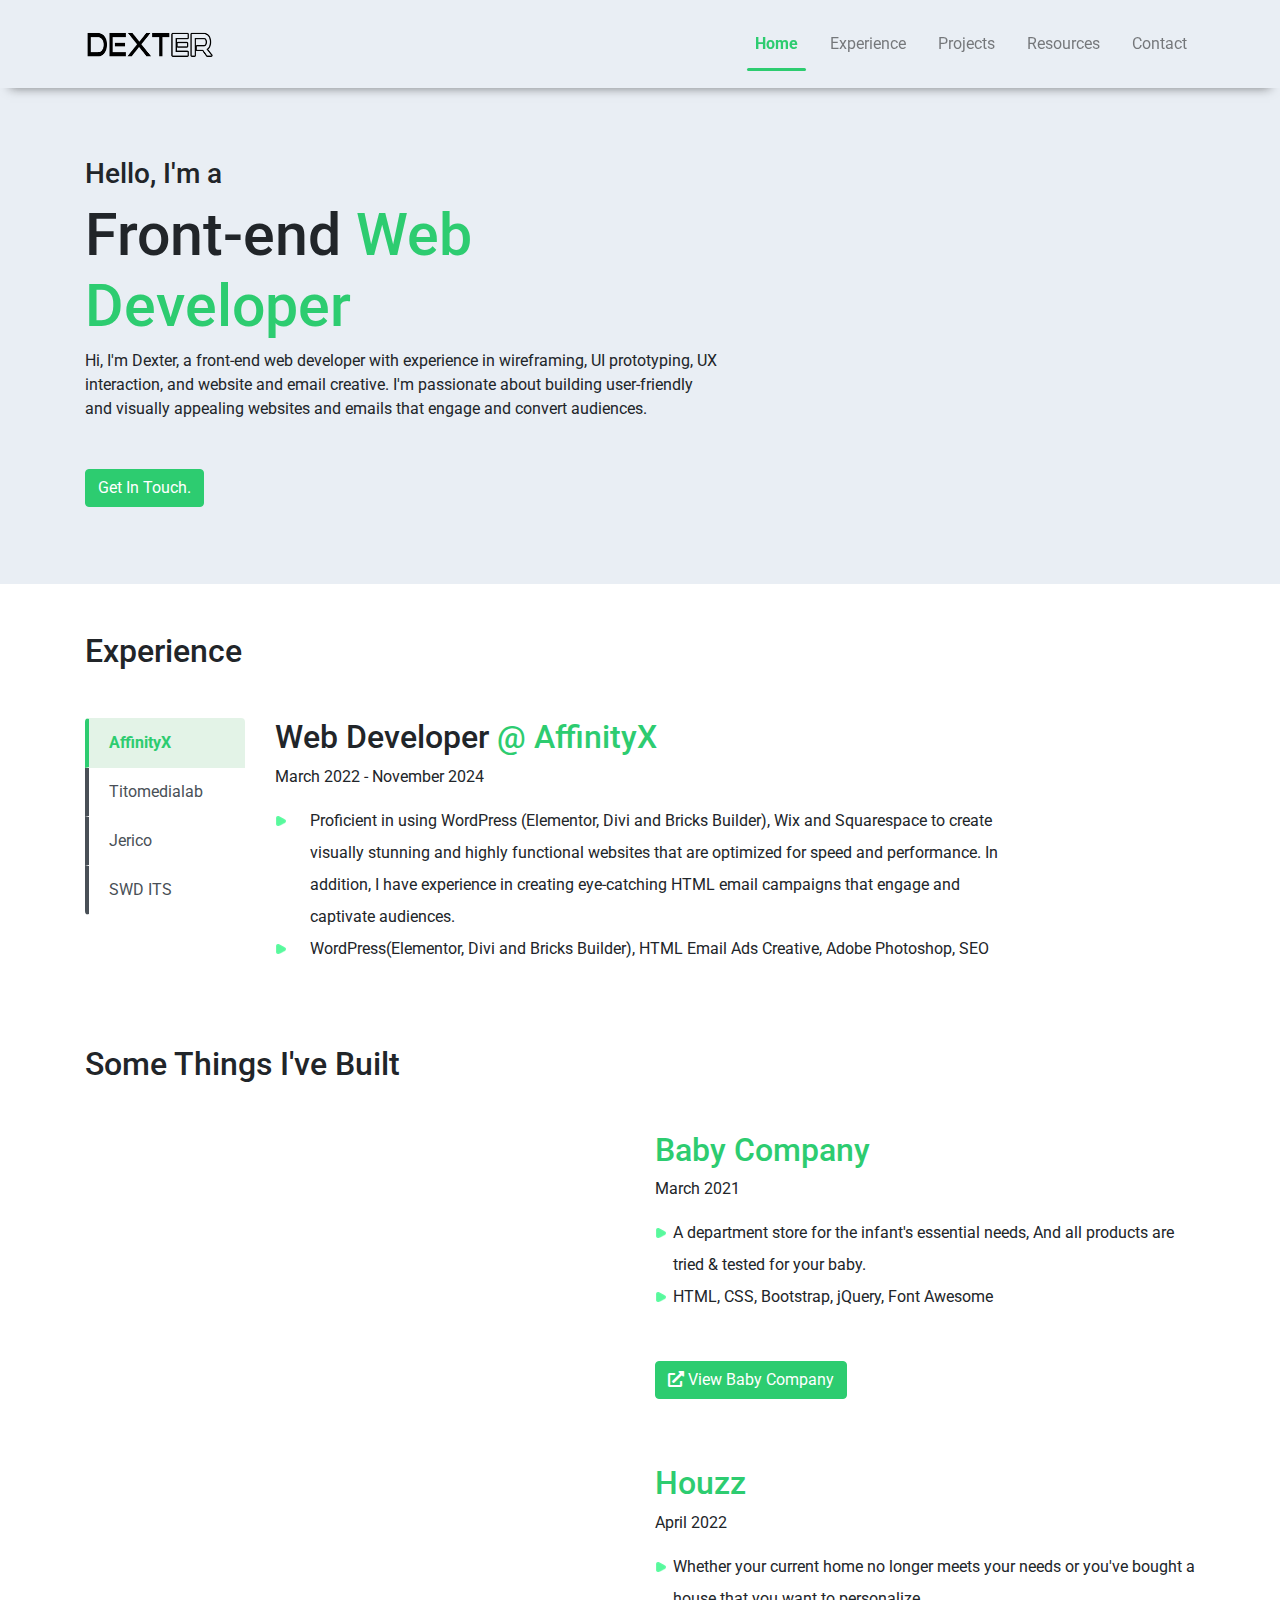
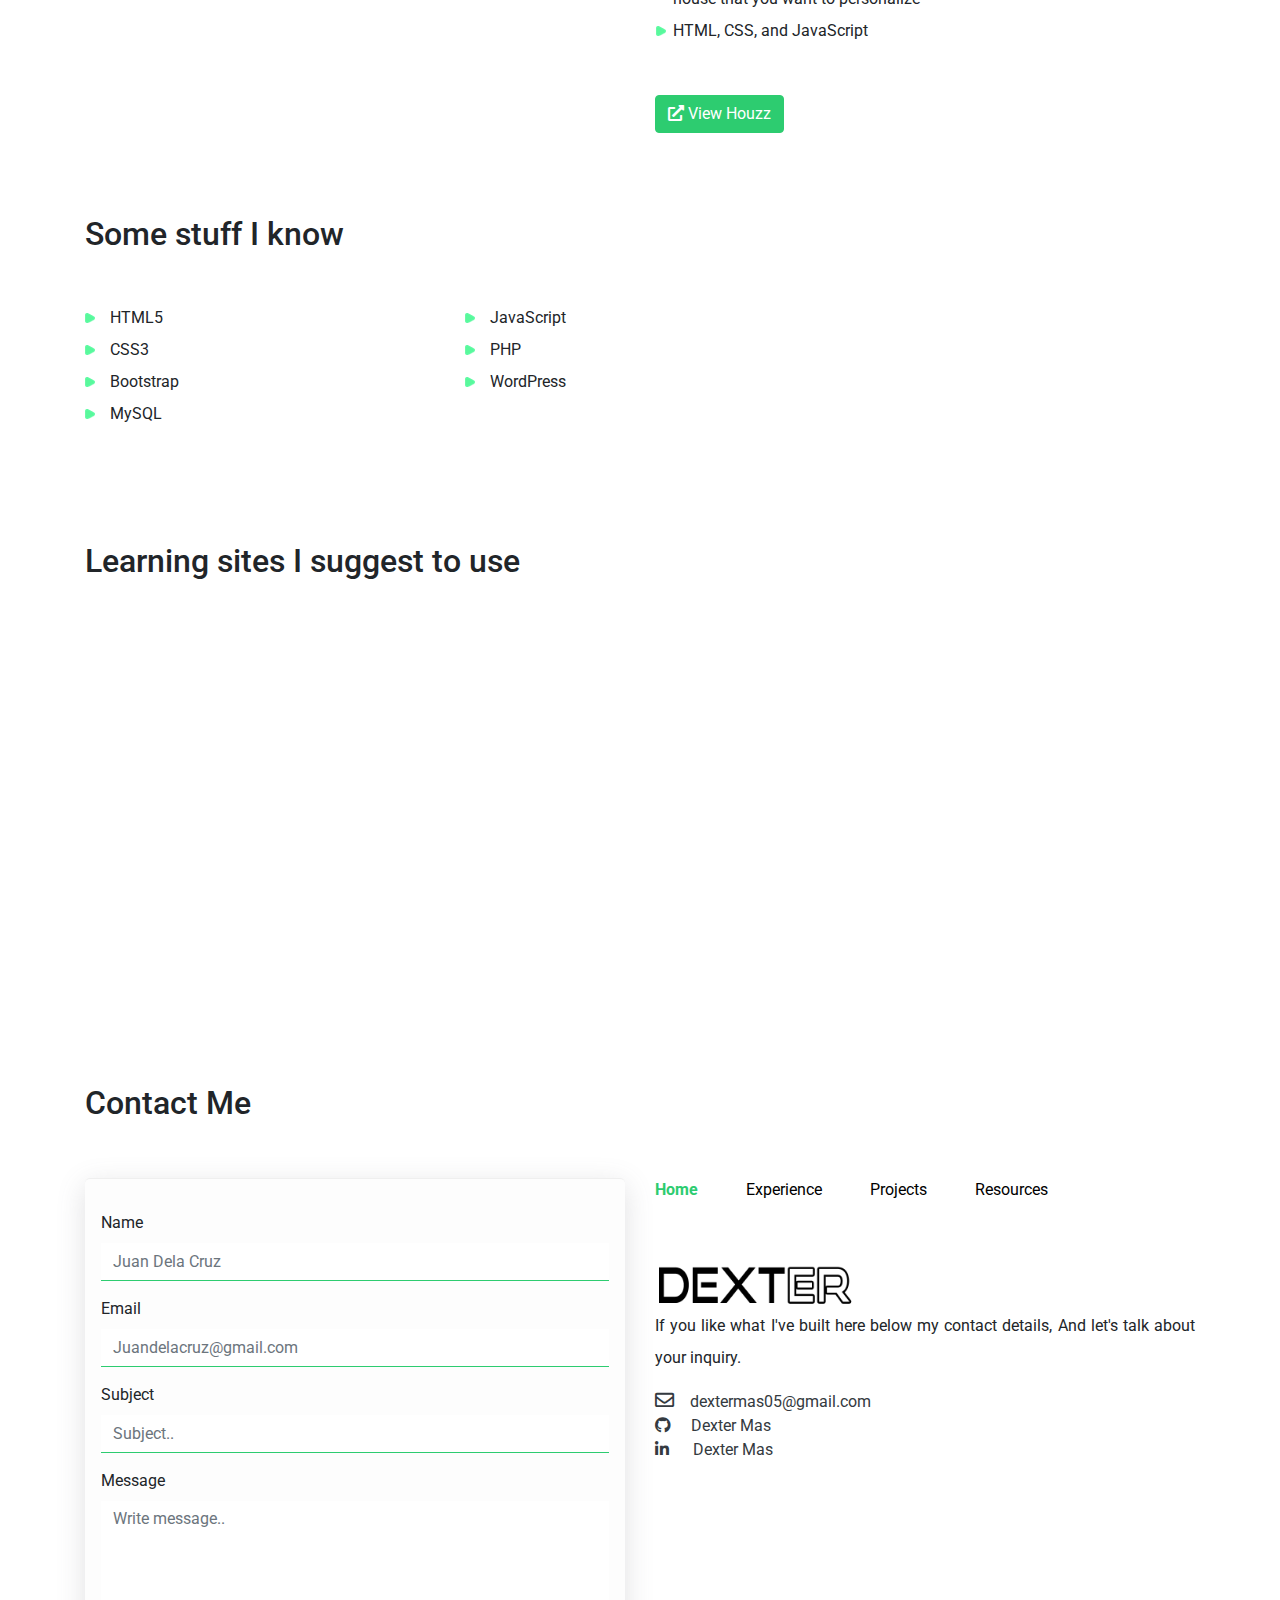
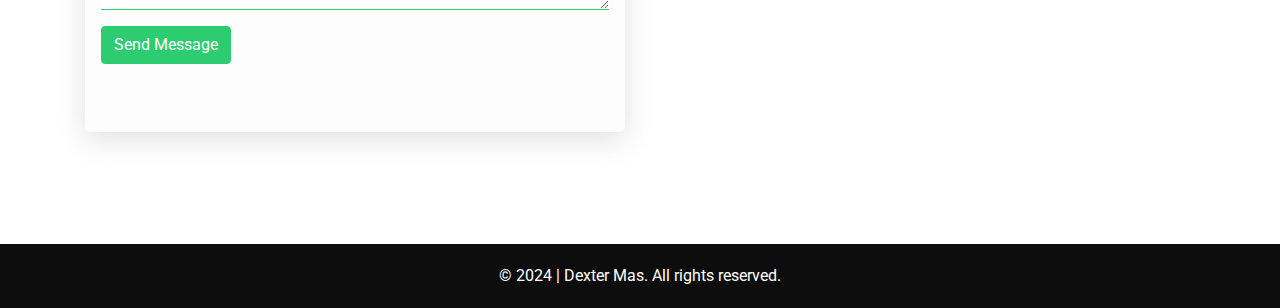
<file: index.html>
<!DOCTYPE html>
<html lang="en">
<head>
	<meta charset="UTF-8">
	<meta name="description" content="Make a Portfolio">
	<meta name="keywords" content="HTML, CSS">
	<meta name="author" content="Dexter Mas">
	<meta name="viewport" content="width=device-width, initial-scale=1">

	<title>Dexter Mas | Portfolio</title>

    <!-- fontawesome cdn link -->
	<link rel="stylesheet" href="https://cdnjs.cloudflare.com/ajax/libs/font-awesome/5.15.2/css/all.min.css">
    
    <!-- bootstrap link -->
	<link rel="stylesheet" href="assets/css/bootstrap.min.css">
   
    
    <!-- custom css link -->
	<link rel="stylesheet" href="assets/css/style.css">

    <link rel="stylesheet" href="assets/css/aos.css">


	<link rel="icon" href="assets/img/ico.png">
</head>
<!-- Google tag (gtag.js) -->
<script async src="https://www.googletagmanager.com/gtag/js?id=G-FY6X1PX85B"></script>
<script>
  window.dataLayer = window.dataLayer || [];
  function gtag(){dataLayer.push(arguments);}
  gtag('js', new Date());

  gtag('config', 'G-FY6X1PX85B');
</script>
<body>
<!-- header section start -->


<header class="navbar-bg-color">
    <div id="top"></div>
        <nav class="navbar navbar-expand-lg navbar-light fixed-top">
            <div class="container">
                <a href="index.html" class="logo ">
                    <img src="assets/img/logo.png" alt="Logo">
                </a>
                <button class="navbar-toggler" type="button" data-toggle="collapse" data-target="#navbarSupportedContent" aria-controls="navbarSupportedContent" aria-expanded="false" aria-label="Toggle navigation">
                  <span class="fas fa-bars" id="menu"></span>
                </button>
              
                <div class="collapse navbar-collapse" id="navbarSupportedContent">
                  <ul class="navbar-nav ml-auto text-right">
                    <li class="nav-item nav-link-color ">
                      <a class="nav-link " id="active" href="index.html">Home</a>
                    </li>
                    <li class="nav-item">
                      <a class="nav-link" href="#experience">Experience</a>
                    </li>
                    <li class="nav-item">
                      <a class="nav-link" href="#projects">Projects</a>
                    </li>
                    <li class="nav-item">
                      <a class="nav-link" href="#resources">Resources</a>
                    </li>
                    <li class="nav-item">
                      <a class="nav-link" href="#contact">Contact</a>
                    </li>
<!--                      <li class="nav-item">
                      <a class="nav-link" href="resume.html">Resume</a>
                    </li> -->
                  </ul>
                 
                </div>
            </div>
        </nav>
</header>
<!-- header section end -->

<!-- home section start -->

<section class="home">
		<div class="container">
            <div class="row">
                <div class="col-md-7 d-flex flex-column justify-content-center mb-3">
                    <div class="content">
                        <h3>Hello, I'm a</h3>

                        <h1>Front-end <span>Web Developer</span></h1>

                        
                        <p class="mb-5">Hi, I'm Dexter, a front-end web developer with experience in wireframing, UI prototyping, UX interaction, and website and email creative. I'm passionate about building user-friendly and visually appealing websites and emails that engage and convert audiences.</p> 
                        

                     
                        <a class="btn btn-outline-primary" href="#contact">Get In Touch.</a>
                    </div>
                </div>
                <div class="col-md-5" data-aos="zoom-in-left">
                    <img class="img-fluid" src="assets/img/workspace3.jpg" alt="">
                </div>
            </div>
        </div>
</section>

<!-- home section end -->



<!-- Experience section start -->

<section class="experience mt-5" id="experience">
    <div class="container">
        <h2 class="mb-5">Experience</h2>

        <div class="row">
            <div class="col-md-2">
                
              <div class="list-group" id="list-tab" role="tablist">
                <a class="list-group-item list-group-item-action active" id="list-ax-list" data-toggle="list" href="#list-ax" role="tab" aria-controls="ax">AffinityX</a>
                <a class="list-group-item list-group-item-action " id="list-tito-list" data-toggle="list" href="#list-tito" role="tab" aria-controls="tito">Titomedialab</a>
                <a class="list-group-item list-group-item-action " id="list-jerico-list" data-toggle="list" href="#list-jerico" role="tab" aria-controls="jerico">Jerico</a>
                <a class="list-group-item list-group-item-action" id="list-swd-list" data-toggle="list" href="#list-swd" role="tab" aria-controls="swd">SWD ITS</a>
                
              </div>
            </div>
            <div class="col-md-8">
              <div class="tab-content" id="nav-tabContent">
                <div class="tab-pane fade show active" id="list-ax" role="tabpanel" aria-labelledby="list-ax-list">
                    <h2>Web Developer <span class="exp-company">@ AffinityX</span></h2>

                    <p class="date">March 2022 - November 2024</p>

                    <ul>
                        <li>
                             Proficient in using WordPress (Elementor, Divi and Bricks Builder), Wix and Squarespace to create visually stunning and highly functional websites that are optimized for speed and performance. In addition, I have experience in creating eye-catching HTML email campaigns that engage and captivate audiences.
                        </li>
                        <li>
                            WordPress(Elementor, Divi and Bricks Builder), HTML Email Ads Creative, Adobe Photoshop, SEO
                        </li>
                        
                    </ul>
                </div>

                <div class="tab-pane fade " id="list-tito" role="tabpanel" aria-labelledby="list-tito-list">

                    <h2>Wordpress Developer <span class="exp-company">@ Titomedialab</span></h2>

                    <p class="date">March 2023 - April 2023</p>

                    <ul>
                        <li>
                            I am a creative and experienced web designer with a proven ability to create visually appealing and user-friendly websites. I am proficient in WordPress (Divi and Elementor) and Adobe Photoshop, and I am knowledgeable of SEO best practices.
                        </li>
                        
                    </ul>
                </div>

                <div class="tab-pane fade " id="list-jerico" role="tabpanel" aria-labelledby="list-jerico-list">

                    <h2>Virtual Assistant (Freelance) <span class="exp-company">@ Jerico</span></h2>

                    <p class="date">July 2021 - December 2022</p>

                    <ul>
                        <li>
                            We utilized Canva to create various graphic designs, ensured compliance with SOX regulations, conducted research on various topics as needed, and produced training videos for onboarding purposes.
                        </li>
                        
                    </ul>
                </div>

                <div class="tab-pane fade show" id="list-swd" role="tabpanel" aria-labelledby="list-swd-list">
                    <h2>Intern WordPress Developer <span class="exp-company">@ SWD Information Technology</span></h2>

                    <p class="date">September 2019 - November 2019</p>

                    <ul>
                        <li>
                            Develop a WordPress site setup, improved and maintained the webpage to implement the satisfaction of our client.
                        </li>
                        <li>
                            CSS, WPBakery, Contact Form 7
                        </li>
                        
                    </ul>
                </div>
                
              </div>
            </div>
          </div>
    </div>

</section>


<!-- Experience section end -->


<!-- project section start -->

<section class="project" id="projects">
    <div class="container">
        <h2 class="mb-5">Some Things I've Built</h2>

        <div class="row mb-5">
            <div class="col-md-6" data-aos="zoom-in-right">
                <a href="projects/baby-corp/" rel="noopener noreferrer" target="_blank">
                    <img class="img-fluid" src="assets/img/projects/baby-corp.jpg" alt="Baby Corporation">
                </a>               
              </div>
              <div class="col-md-6">
                <h2>Baby Company</h2>
                <p class="date">March 2021</p>
                <ul class="mb-5">
                    <li>
                        A department store for the infant's essential needs, And all products are tried & tested for your baby.
                    </li>
                    <li>
                        HTML, CSS, Bootstrap, jQuery, Font Awesome
                    </li>
                    
                </ul>
                <a class="direct-link btn btn-outline-primary" href="projects/baby-corp/"><i class="fas fa-external-link-alt"></i>&nbsp;View Baby Company</a>
            </div>
        </div>

	    <div class="row">
	    <div class="col-md-6" data-aos="zoom-in-right">
		<a href="http://vb7h2bj.preview.aedigitalservices.com/" rel="noopener noreferrer" target="_blank">
		    <img class="img-fluid" src="assets/img/projects/houzz.png" alt="houzz">
		</a>               
	      </div>
	      <div class="col-md-6">
		<h2>Houzz</h2>
		<p class="date">April 2022</p>
		<ul class="mb-5">
		    <li>
			Whether your current home no longer meets your needs or you've bought a house that you want to personalize
		    </li>
		    <li>
			HTML, CSS, and JavaScript
		    </li>
		    
		</ul>
		<a class="direct-link btn btn-outline-primary" href="http://vb7h2bj.preview.aedigitalservices.com/"><i class="fas fa-external-link-alt"></i>&nbsp;View Houzz</a>
	    </div>
	</div>

<!--         <div class="row">
            <div class="col-md-6" data-aos="zoom-in-right">
                <a href="http://dexieciouscreations.ml" rel="noopener noreferrer" target="_blank">
                    <img class="img-fluid" src="assets/img/projects/dexieciouscreations.jpg" alt="Dexiecious Creations">
                </a>               
              </div>
              <div class="col-md-6">
                <h2>Dexiecious Creations</h2>
                <p class="date">April 2021</p>
                <ul class="mb-5">
                    <li>
                        A Cake Shop for you sweets need and we satisfy your cravings.
                    </li>
                    <li>
                        WordPress, Elementor, Woocommerce, Woolentor, YoastSEO, WPForms.
                    </li>
                    
                </ul>
                <a class="direct-link btn btn-outline-primary" href="http://dexieciouscreations.ml"><i class="fas fa-external-link-alt"></i>&nbsp;View Dexiecious Creations</a>
            </div>
        </div> -->
            
    </div>
	
</section>


<!-- project section end -->

<!-- about section start -->


<section class="about " id="">
    <div class="container">
        <div class="row">
            <div class="col-md-8">
                <h2 class="mb-5">Some stuff I know</h2>
                <div class="content ">
                        
                    
                    <div class="row">
                        <div class="col-md-6 col-sm-6"  >
                            <ul class=".l-height-2">
                                <li><span>&nbsp; HTML5</span></li>
                                <li><span>&nbsp; CSS3</span></li>
                                <li><span>&nbsp; Bootstrap</span></li>
                                <li><span>&nbsp; MySQL</span></li>
                            </ul>
                        </div>
                        
                        <div class="col-md-6 col-sm-6">
                            <ul>
                                <li><span>&nbsp; JavaScript</span></li>
                                <li><span>&nbsp; PHP</span></li>
                                <li><span>&nbsp; WordPress</span></li>
                            </ul>
                        </div>
                    </div>
                </div>
            </div>
            <div class="col-md-4" data-aos="fade-left">
                <img  class="img-fluid" src="assets/img/dexter-img.jpg" alt="">
            </div>
        </div>
    </div>

</section>


<!-- <section class="about " id="about">
    <div class="container">
        <div class="row">
            <div class="col-md-8">
                <h2 class="mb-5">About Me</h2>
                <div class="content ">
                    <div class="text-justify ">
                        <p>
                            I describe myself as passionate about developing a website, In my internship, I gain the opportunity to get hands-on exposure to real-life projects, and I enjoy it. In my free time, I watch some webinars on youtube to learn something new stuff and grow as a developer.
                        </p>
                    </div>
                    <br>
                        <p>Some stuff I know:</p>
                    
                    <div class="row">
                        <div class="col-md-6 col-sm-6"  >
                            <ul class=".l-height-2">
                                <li><span>&nbsp; HTML5</span></li>
                                <li><span>&nbsp; CSS3</span></li>
                                <li><span>&nbsp; Bootstrap</span></li>
                                <li><span>&nbsp; MySQL</span></li>
                            </ul>
                        </div>
                        
                        <div class="col-md-6 col-sm-6">
                            <ul>
                                <li><span>&nbsp; JavaScript</span></li>
                                <li><span>&nbsp; PHP</span></li>
                                <li><span>&nbsp; WordPress</span></li>
                            </ul>
                        </div>
                    </div>
                </div>
            </div>
            <div class="col-md-4" data-aos="fade-left">
                <img  class="img-fluid" src="assets/img/dexter-img.png" alt="">
            </div>
        </div>
    </div>

</section> -->


<!-- about section end -->



<!-- resources section start -->

<section class="resources" id="resources">
	<div class="container">
        <h2>Learning sites I suggest to use</h2>
		<div class="resources-logo d-flex align-items-center justify-content-center flex-wrap">
			<a href="https://freecodecamp.org/">
                <div class="logo " data-aos="fade-up" data-aos-duration="3000">
				    <img src="assets/img/resources-logo/free.png" alt="Free">
			    </div>
            </a>


            <a href="https://www.hackerrank.com/">            
			<div class="logo " data-aos="fade-up" data-aos-duration="3000">
				<img src="assets/img/resources-logo/hacker.png" alt="Hacker">
			</div>
            </a>

            <a href="https://udemy.com/">            
			<div class="logo " data-aos="fade-up"
     data-aos-duration="3000">
				<img src="assets/img/resources-logo/udemy.png" alt="Udemy Logo">
			</div>
            </a>

			<a href="https://developer.mozilla.org/en-US/">            
			<div class="logo " data-aos="fade-up"
     data-aos-duration="3000">
				<img src="assets/img/resources-logo/mdn.png" alt="MDN Logo">
			</div>
            </a>

			<a href="https://w3schools.com/">            
			<div class="logo " data-aos="fade-up"
     data-aos-duration="3000">
				<img src="assets/img/resources-logo/w3schools.png" alt="w3schools Logo">
			</div>
            </a>

            
            	<a href="https://lynda.com/">            
			<div class="logo " data-aos="fade-up"
     data-aos-duration="3000">
				<img src="assets/img/resources-logo/lynda.png" alt="Lynda Logo">
			</div>
            </a>
			
              	<a href="https://edabit.com/">            
			<div class="logo " data-aos="fade-up"
     data-aos-duration="3000">
				<img src="assets/img/resources-logo/edabit.jpg" alt="Edabit Logo">
			</div>
            </a>
			

			
		</div>
    </div>
</section>

<!-- resources section end -->

<!-- contact section start -->

<section class="contact" id="contact">
    <div class="container">
        <h2 class="mb-5">Contact Me</h2>

        <div class="row">
            <div class="col-md-6 mt-2 mb-5">

                <form action="https://formspree.io/f/mgerwydk" method="POST" id="my-form">
                    <div class="form-row">
                      <div class="col-md-12 mb-3">
                        <label for="validationDefault01">Name</label>
                        <input type="text" name="name" class="form-control" id="validationDefault01"  required placeholder="Juan Dela Cruz">
                      </div>

                      <div class="col-md-12 mb-3">
                        <label for="validationDefault02">Email</label>
                        <input type="email" name="_replyto" class="form-control" id="validationDefault02"  required placeholder="Juandelacruz@gmail.com">
                      </div>
                      
                      <div class="col-md-12 mb-3">
                        <label for="validationDefault0">Subject</label>
                        <input type="text" name="subject" class="form-control" id="validationDefault0"  required placeholder="Subject..">
                      </div>

                      <div class="col-md-12 mb-3">
                        <label for="validationDefault0">Message</label>
                        <textarea name="message" class="form-control" id=""  rows="4" placeholder="Write message.."></textarea>
                      </div>
                    </div>
                    <button class="btn btn-outline-primary" type="submit" value="send">Send Message</button>
                    <div id="my-form-status" class="col-md-9 mt-3"></div>
                    
                  </form>
                  
            </div>
            <div class="col-md-6">

                <ul class="nav asa ">
                    <li class="nav-item " >
                      <a class="nav-link  " id="active" href="#top">Home</a>
                    </li>
                    <li class="nav-item">
                      <a class="nav-link " href="#experience">Experience</a>
                    </li>
                    <li class="nav-item">
                      <a class="nav-link " href="#projects">Projects</a>
                    </li>
                    <li class="nav-item">
                      <a class="nav-link " href="#resources">Resources</a>
                    </li>
                   
                  </ul>
                <div class="content d-flex justify-content-between flex-column ">
                    <a href="index.html" class="logo ">
                        <img src="assets/img/logo.png" alt="Logo">
                    </a>
                    <p class="text-justify">If you like what I've built here below my contact details, And let's talk about your inquiry.</p>

                <!-- <p><i class="icon-spacing fas fa-phone-alt"></i>Call directy at: 091234567890</p> -->


                <a class="text-dark" href="mailto:dextermas05@gmail.com">
                    <i class="icon-spacing far fa-envelope "></i>dextermas05@gmail.com</a>
                <a class="text-dark" href="https://github.com/dextermas" target="_blank">
                    <i class="icon-spacing fab fa-github"></i>&nbsp;Dexter Mas</a>
                <a class="text-dark" href="https://linkedin.com/in/dexter-mas" target="_blank">
                    <i class="icon-spacing fab fa-linkedin-in"></i>&nbsp; Dexter Mas</a>
                
                </div>
                

            </div>
        </div>
    </div>
	
</section>

<!-- <a href="#top" class="back-to-top"><i class="fas fa-arrow-up"></i></a> -->


<!-- contact section end -->
	
<!-- footer section start -->

<section class="footer" id="footer">
    <div class="container">
	<div class="row">
        	<span>&copy; 2024 | <a class="text-dark" href="/" title="Dexter">Dexter Mas</a>. All rights reserved.</span>        
        </div>
    </div>
	
</section>

<!-- footer section end -->


    <!-- jquery cdn link -->

    <script src="https://code.jquery.com/jquery-3.5.1.slim.min.js" integrity="sha384-DfXdz2htPH0lsSSs5nCTpuj/zy4C+OGpamoFVy38MVBnE+IbbVYUew+OrCXaRkfj" crossorigin="anonymous"></script>
    

    <!-- bootstrap cdn link  -->
  
   
    <script src="assets/js/bootstrap.min.js"></script>


    <!-- custom js  -->

    <script src="assets/js/aos.js"></script>
	<script src="assets/js/main.js"></script>

    <!-- Messenger Chat Plugin Code -->
    <div id="fb-root"></div>
      <script>
        window.fbAsyncInit = function() {
          FB.init({
            xfbml            : true,
            version          : 'v10.0'
          });
        };

        (function(d, s, id) {
          var js, fjs = d.getElementsByTagName(s)[0];
          if (d.getElementById(id)) return;
          js = d.createElement(s); js.id = id;
          js.src = 'https://connect.facebook.net/en_US/sdk/xfbml.customerchat.js';
          fjs.parentNode.insertBefore(js, fjs);
        }(document, 'script', 'facebook-jssdk'));
      </script>

      
<!-- Your Chat Plugin code -->
      <div class="fb-customerchat"
        attribution="page_inbox"
        page_id="100374158874629">
      </div>

	
</body>
</html>
</file>
<file: assets/css/style.css>
@import url('https://fonts.googleapis.com/css2?family=Open+Sans:ital,wght@0,300;0,600;1,400&display=swap');
@import url('https://fonts.googleapis.com/css2?family=Roboto:wght@100;300;400;500;700&display=swap');

:root{
    --blue:#4ea1e6;
    --primary: #2dcc70;
    --grey: #6b6b6b;
    --background-color: #e9eef4;

}
*::selection{
    background: var(--blue);    
    color: #000;
}
*{
    margin: 0; 
    padding: 0;
    box-sizing: border-box;
    font-family: 'Roboto', sans-serif;
    outline: none;
    text-decoration: none;
    transition: all .2s linear;

}
html, body{
    margin: 0;
    padding: 0;
    width: 100%;
    overflow-x: hidden;
    scroll-behavior: smooth;
}

section#about, section.project, section.resources, section.contact {
    padding: 4rem 0;
}

.navbar-bg-color{
    background: var(--background-color);
    padding: 1rem 0;

}
.navbar-nav {
    gap: 1rem;
}
.navbar {
    padding: 1.5rem 1rem;
}

#active{
    color: var(--primary);
    font-weight: bold;
}
nav .container ul li.active, nav-link-color {
background-color: #3b49df;
border-radius:30px;
transition: 0.3s;
}
nav .container ul li.active a {
color: #ffffff;
}

/*.navbar-light .navbar-nav .nav-link:focus, .navbar-light .navbar-nav .nav-link:hover {
    color:var(--primary);
}*/

/*new added nav bottom effect*/
header .nav-item {
    position: relative;
}
header .nav-item:hover .nav-link:after,header .nav-item #active:after {
    transform: scaleX(1);
    transform-origin: left center;
}
header .nav-link:after,header #active:after {
    content: ' ';
    position: absolute;
    background: linear-gradient(to right, #60ffec, #ffa560) fixed !important;
    top: 100%;
    margin-top: 4px;
    border-radius: 3px;
    left: 0%;
    width: 100%;
    height: 3px;
    transform: scaleX(0);
    transition: transform 0.2s;
    transform-origin: right center;
    box-sizing: border-box;
    display: block;
}
header .nav-link:after,header #active:after {
    background: var(--primary) !important;
}

header .logo img {
    height: 2.1rem;
}

.header #menu{
    display: none;
}
header .navbar-light .navbar-toggler {
    border-color: rgba(0, 0, 0, 0);
}
.navbar-toggler {
    padding: 0;
}
.fixed-top{
    background-color: #e9eef4;
    box-shadow: 0px 10px 10px -10px #11111185;
}
header.navbar-bg-color {
    padding-bottom: 5rem;
}


.home {
    background-color: var(--background-color);
    overflow: hidden;
    padding-block: 3rem;
}

.home div.content h1{
    font-size: 3.7rem;
}

.home .content span{
    color: var(--primary);
    
}


.btn-outline-primary {
    background-color: var(--primary);
    border-color: var(--primary);
    color: #ffffff;
    
}

.btn-outline-primary:hover {
    background-color: #44d17f;
    border-color: #44d17f;
}



#about p{
    line-height: 2;
}

.about .content ul{
    list-style-image: url("../img/list-style-image2.png");
    list-style-position: inside;
    line-height: 2;
    
}

.about img.img-fluid {
    box-shadow: 0 0 0 0.2rem rgb(49 224 127 / 22%);
}

#list-swd-list, #list-ax-list, #list-tito-list, #list-jerico-list{
    border-color: transparent;
    border-left-color: var(--primary);
    border-left: .3rem solid;
}
/*#list-profile-list {
    border-left: .3rem solid #00000080;
}*/
.list-group-item.active {
    color: var(--primary);
    background-color: #0096201c;
    border-color: transparent;
}

.list-group-item.list-group-item.active {
    border-color: transparent;
    border-left-color: var(--primary) !important;
    font-weight: bold;
}

.list-group-item:hover {
    color: var(--primary);
    background-color: #0096201c;
    border-color: transparent;
}


.experience #list-swd h2{
    font-size: 1.7rem;
}

.experience #list-profile h2{
    font-size: 1.7rem;
}

/*.experience #list-ax .exp-company, .experience #list-swd .exp-company {*/
.exp-company {
    color: var(--primary);
}
.experience #list-profile .exp-company{
    color: var(--primary);
}

.experience .date{
    color: #212529;
}

.experience ul{
    list-style-image: url("../img/list-style-image2.png");
    list-style-position: outside;
    padding-left: 1.1rem;
    line-height: 2;
    
}


.experience ul li{
    position: relative;
    padding-left: 1.1rem;
    
}


#projects img.img-fluid {
    box-shadow: 0 0 0 0.2rem rgb(49 224 127 / 22%);
}

#projects .container .row h2{
    color: var(--primary);
}

#projects ul {
    list-style-image: url(../img/list-style-image2.png);
    list-style-position: outside;
    padding-left: 1.1rem;
    line-height: 2;
}

/*.direct-link{
    color: #000;
    font-size: 1rem;  
}

.direct-link:hover{
    color: var(--primary);
}*/



.resources-logo .logo {
    margin: 2.5rem .9rem;
}

.resources-logo .logo img {
    width: 80%;
    filter: grayscale(100);
}

.resources-logo .logo img:hover {
    filter: grayscale(0);
}



i.far.fa-envelope {
    font-size: 1.2rem;
}

.icon-spacing {
    padding-right: 1rem;
}

.contact .logo img {
    width: 200px;
}

.contact form {
    padding: 1rem;
    padding-block: 2rem;
    /* border: 1px solid black; */
    /* box-shadow: 0px 12px 18px -6px rgba(0,0,0,0.3); */
    background: #fdfdfd;
    border-radius: 5px;
    border-top: 1px solid #efefef;
    box-shadow: rgba(100, 100, 111, 0.2) 0px 7px 29px 0px;
}

.contact .form-control {
    border: none;
    border-radius: 0;
    border-bottom: 1px solid var(--primary);
}

.contact .form-control:focus {
    box-shadow: 0 0 0 0.2rem rgb(49 224 127 / 22%);
}

.contact .asa {
    padding-bottom: 3rem;
}

.contact .asa a{
    color: #000;
}
.contact .asa #active{
    color: var(--primary);
    font-weight: bolder;
}

.contact .asa .nav-link:hover {
    color:var(--primary);
}

.contact p {
    line-height: 2;
}


.contact .asa .nav-link {
    padding-left: inherit;
    padding-right: 3rem;
}


#my-form-status{
	text-align:center;
    padding: 10px;
    border-radius: 1rem;
}


#my-form-status.success{
	background-color: rgb(29 230 100 / 30%);
    border-color: #c3e6cb;
	color: #000;
	animation: my-form-status 4s ease forwards;
}

#my-form-status.error{
	background-color: #f8d7da;
    border-color: #f5c6cb;
	color: #000;
	animation: my-form-status 4s ease forwards;
}
@keyframes my-form-status {
	0%{
        opacity: 1;
        pointer-events: all;
    }
	90%{
        opacity: 1;
        pointer-events: all;
    }
	100%{
        opacity: 0;
        pointer-events: none;
    }
	
}


.back-to-top{
    display: flex;
    justify-content: center;
    align-items: center;
    bottom: 15px; 
    right: 15px; 
    position:fixed; 
    /* visibility: hidden;
    opacity: 0; */
    width: 44px;
    height: 44px;
    background: #2dcc7063;;
    color: #2c5f98;
    border-radius: .5rem;
    transition: .3s;
    z-index: 11;
}
.back-to-top:hover{
    text-decoration: none;
}

section#resume div {
    position: relative;
    margin-top: 1.3rem;
    margin-bottom: 2rem;
}

.resume-shadow{
    box-shadow: 0 25px 50px -12px rgba(0,0,0,0.25);
}

/*media query*/
@media (max-width: 991px){

    section#about, section.project, section.resources {
    padding: 2rem 0;
    }


    .navbar-bg-color {
    padding-bottom: 4rem;
    }

    .navbar-collapse {
    align-items: center;
    display: flex;
    align-items: end;
    justify-content: end;
    }
    .navbar-nav {
    display: inline-block;
    }
    .nav-link {
    padding: 0.5rem 1rem 0;
    }
}





.finished-projects span.percent-value::before {
    content: '+';
}
.finished-projects span.percent-value::after {
    content: 'K';
}


.dnxte-tstimonial-item-prfle {
    flex-direction: column;
}


.testimonial-section .stm_testimonials_style_15 .owl-controls .owl-nav .owl-next:hover:before, .testimonial-section .stm_testimonials_style_15 .owl-controls .owl-nav .owl-prev:hover:before {
    color: #ffffff;
}
.testimonial-section .dnxte_testimonial_parent_0 .swiper-button-prev:hover, .testimonial-section .dnxte_testimonial_parent_0 .swiper-button-next:hover {
    color: #ffffff !important;
    background-color: #f47957 !important;
    border-color: #f47957 !important;
}

.testimonial-sectio .dnxte-tstimonial-prfle-review img {
    border: 8px solid #ffffff;
    border-radius: 50%;
}


.custom-button-transition {
    transition: all 0.25s ease;
}
.custom-button-transition:hover {
    transform: translateY(-10px);
    box-shadow: rgba(100, 100, 111, 0.2) 0px 7px 29px 0px;
}


.header__sticky{
    position: fixed;
    top: 0;
    left: 0;
    width: 100%;
    z-index: 999;
    transition: background-color 0.3s ease-in-out;
}

not yet inserted
.custom-mobile-header .et_pb_column {
    margin-bottom: 0;
}
.custom-mobile-header .et_pb_column .et_pb_image .et_pb_image_wrap {
    float: left;
}
.et_pb_menu--style-centered .et_pb_menu__wrap {
    -webkit-box-pack: flex-end;
    -ms-flex-pack: flex-end;
    justify-content: flex-end;
}
section.footer {
    padding: 20px;
    background: #0D0D0D;
}
section.footer .row {
    display: flex;
    align-items: center;
    justify-content: center;
}
section.footer .row span, section.footer .row span a {
    color: #ffffff !important;
}
</file>
